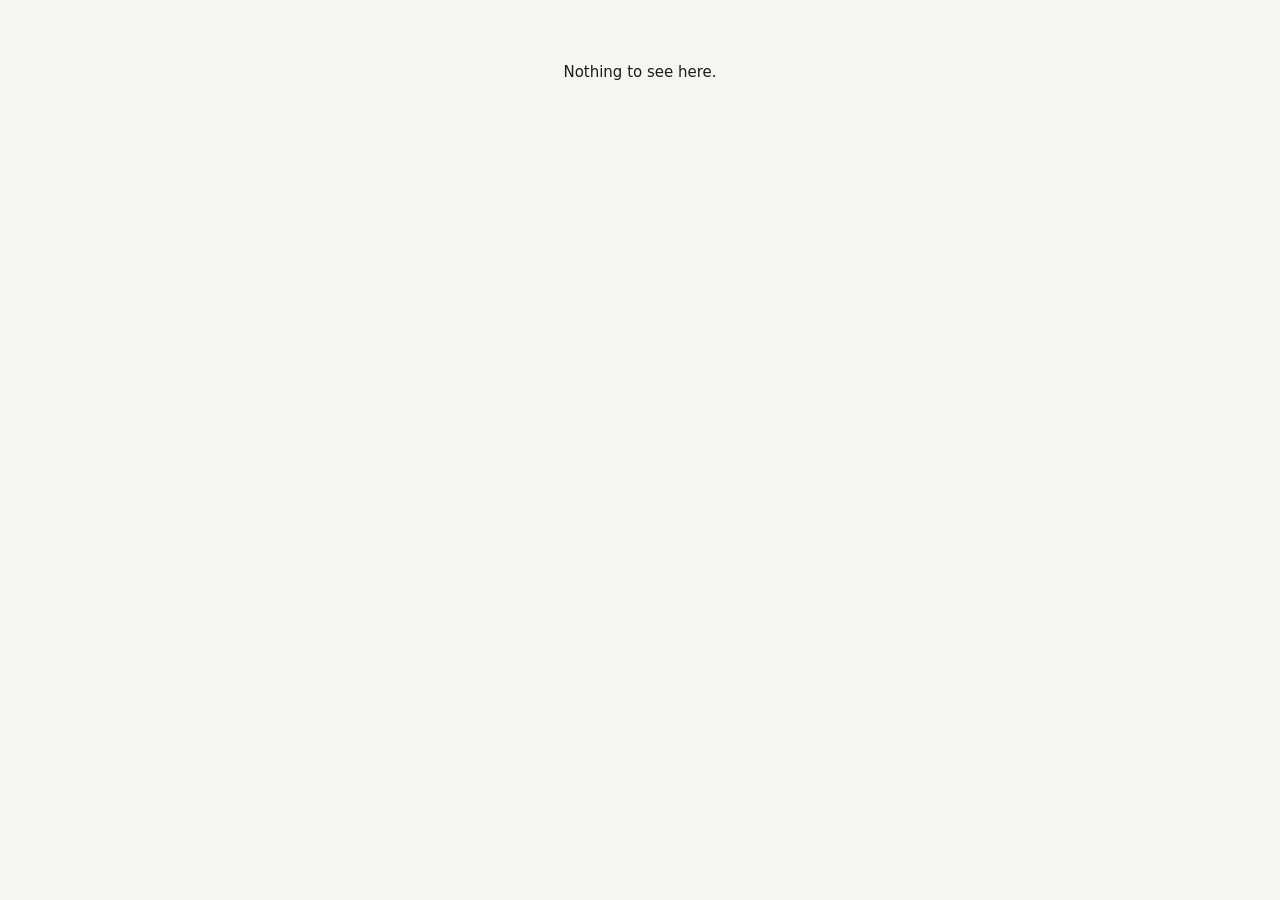
<file: index.html>
<!doctype html>
<html lang="en"><head><meta charset="utf-8"><meta name="viewport" content="width=device-width, initial-scale=1">
<meta name="robots" content="noindex, nofollow"><title>Job Boards</title>
<style>body{margin:0;font:15px system-ui,sans-serif;background:#f6f5f1;color:#1d1c1a;padding:48px 16px;text-align:center}@media (prefers-color-scheme:dark){body{background:#151514;color:#ecebe6}}</style>
</head><body><p>Nothing to see here.</p></body></html>
</file>
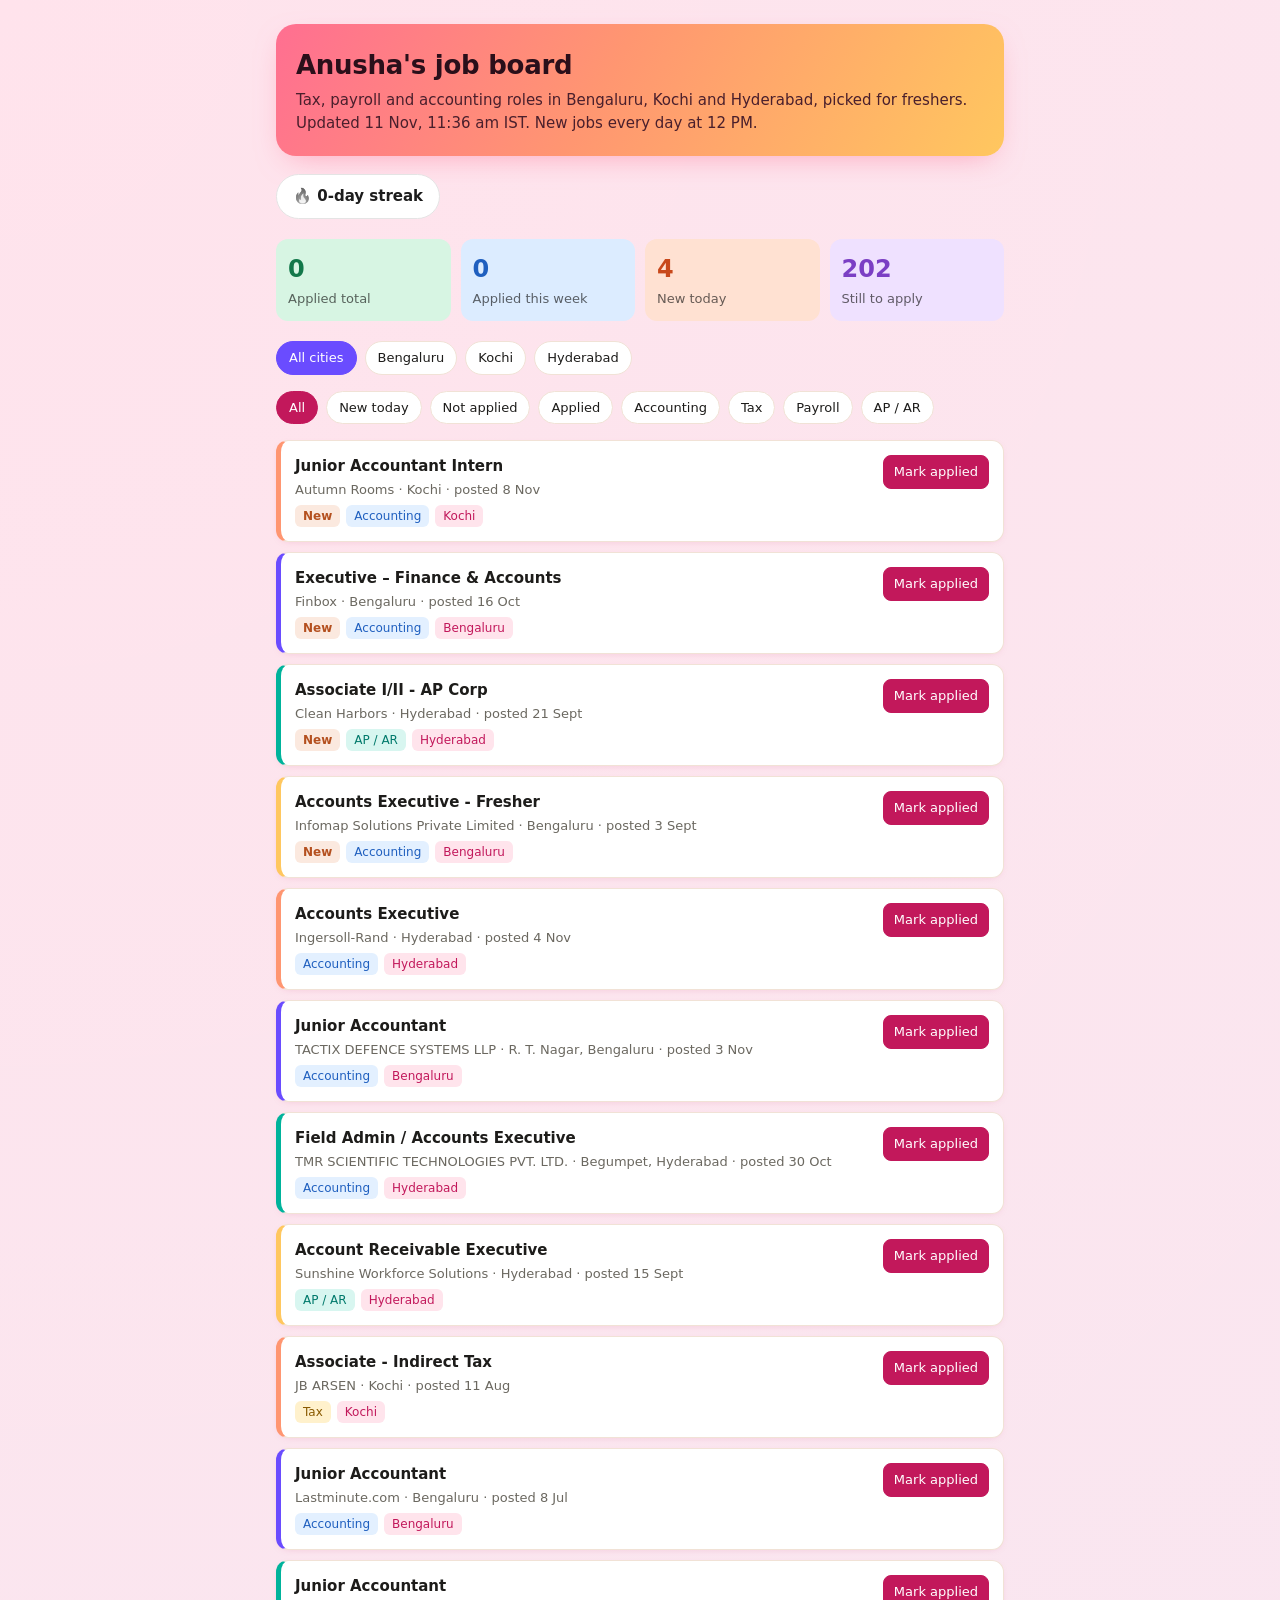
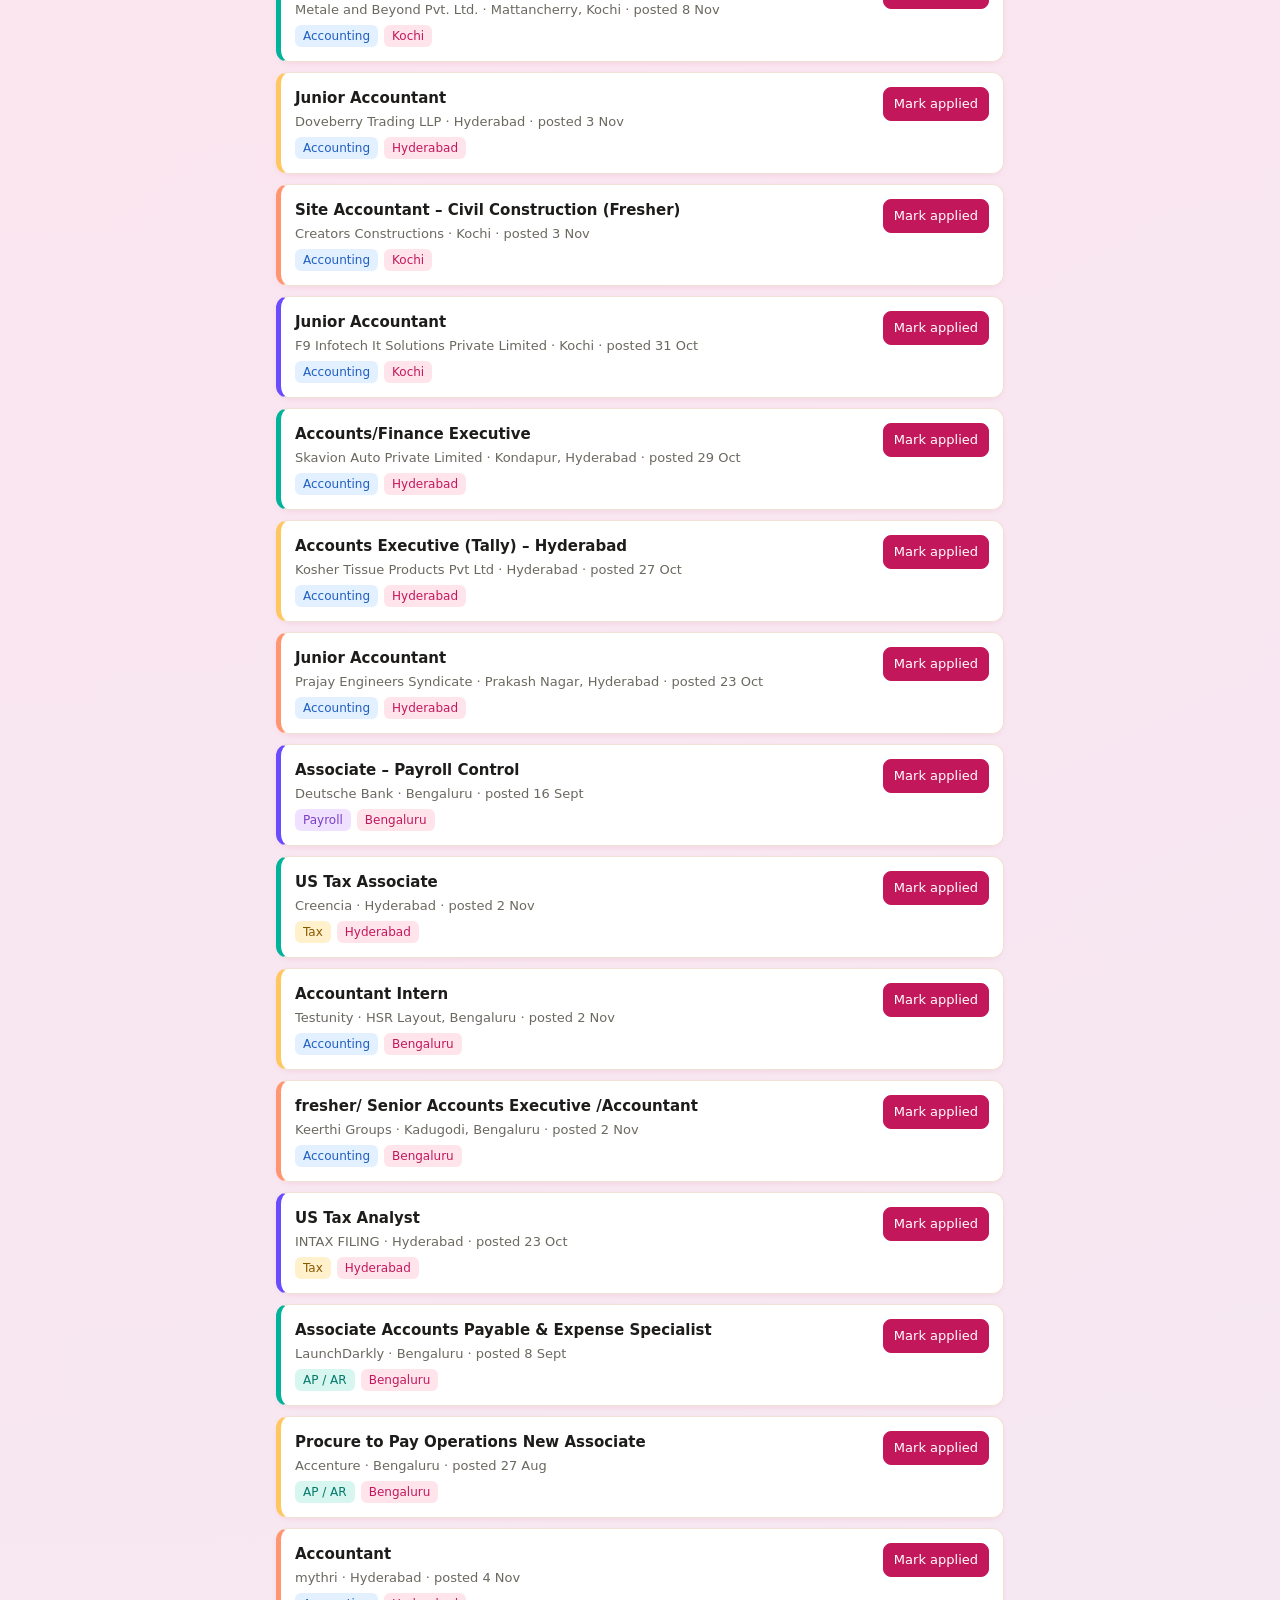
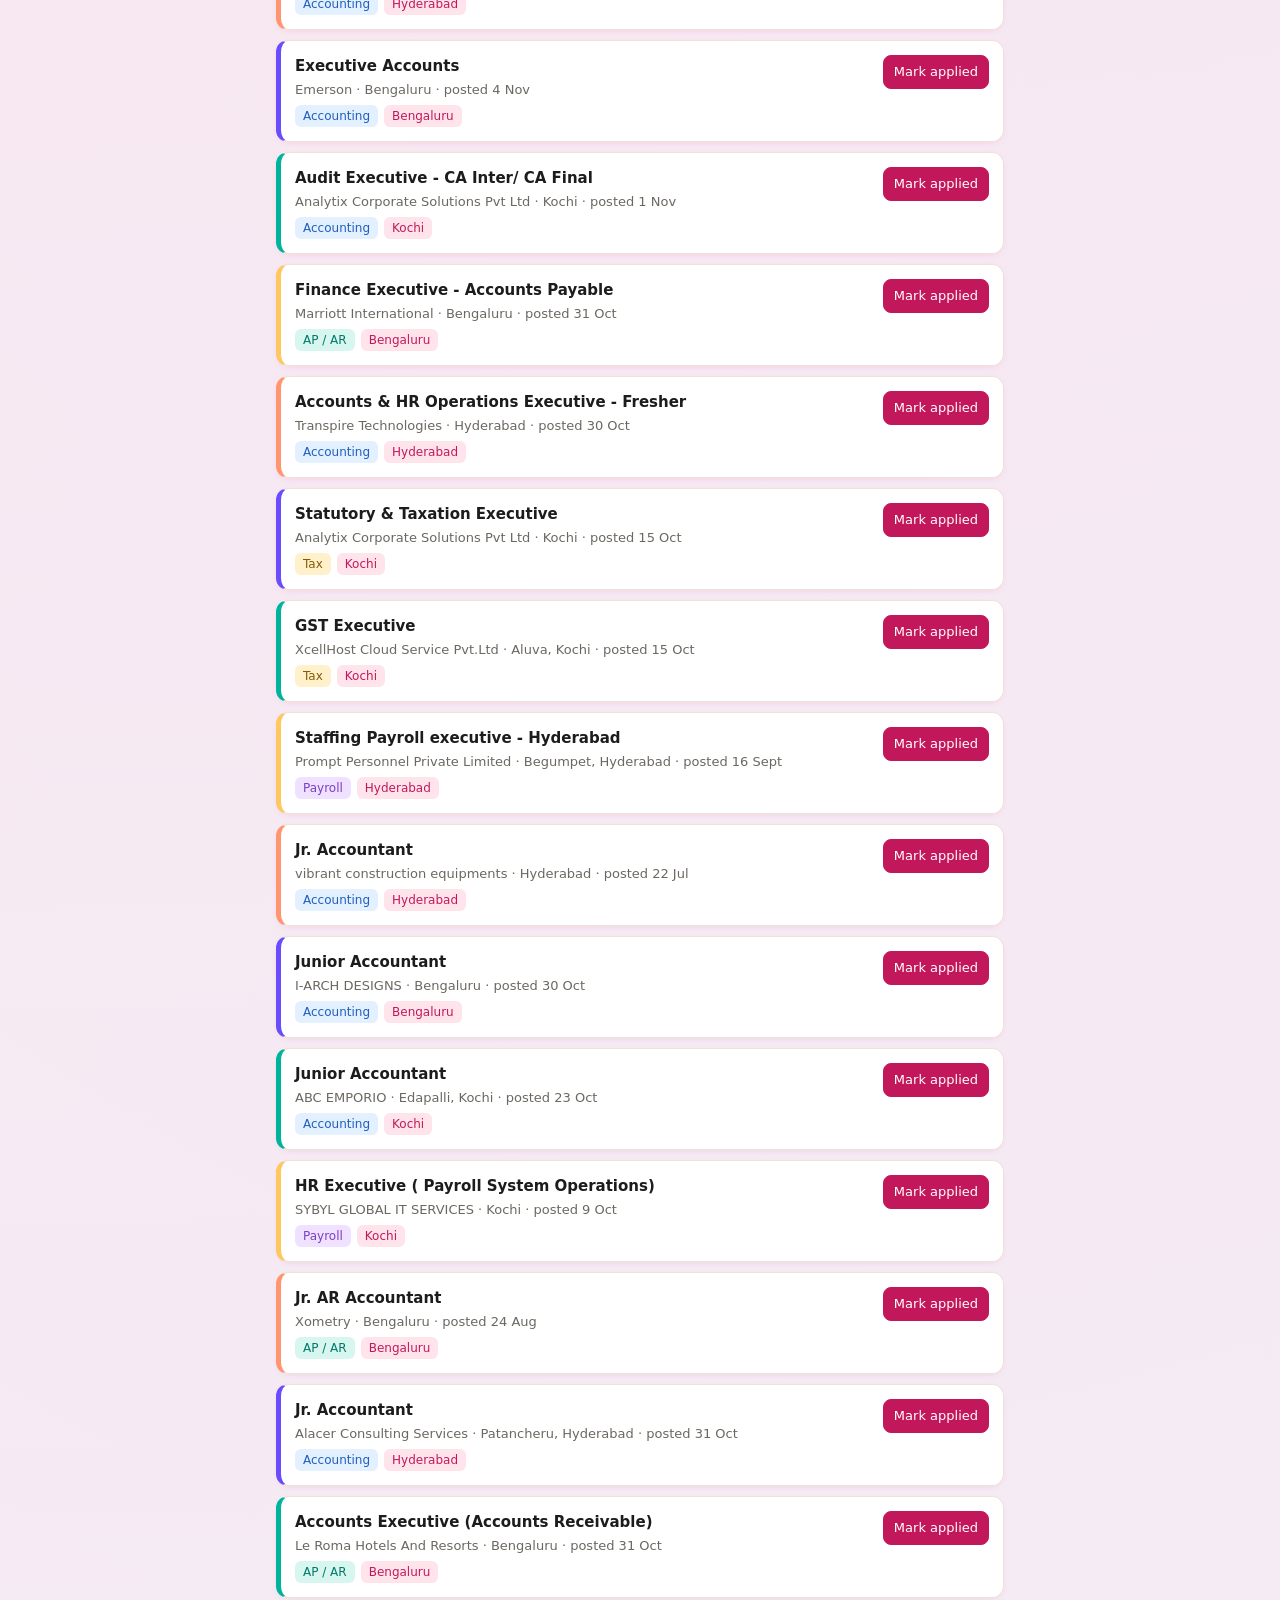
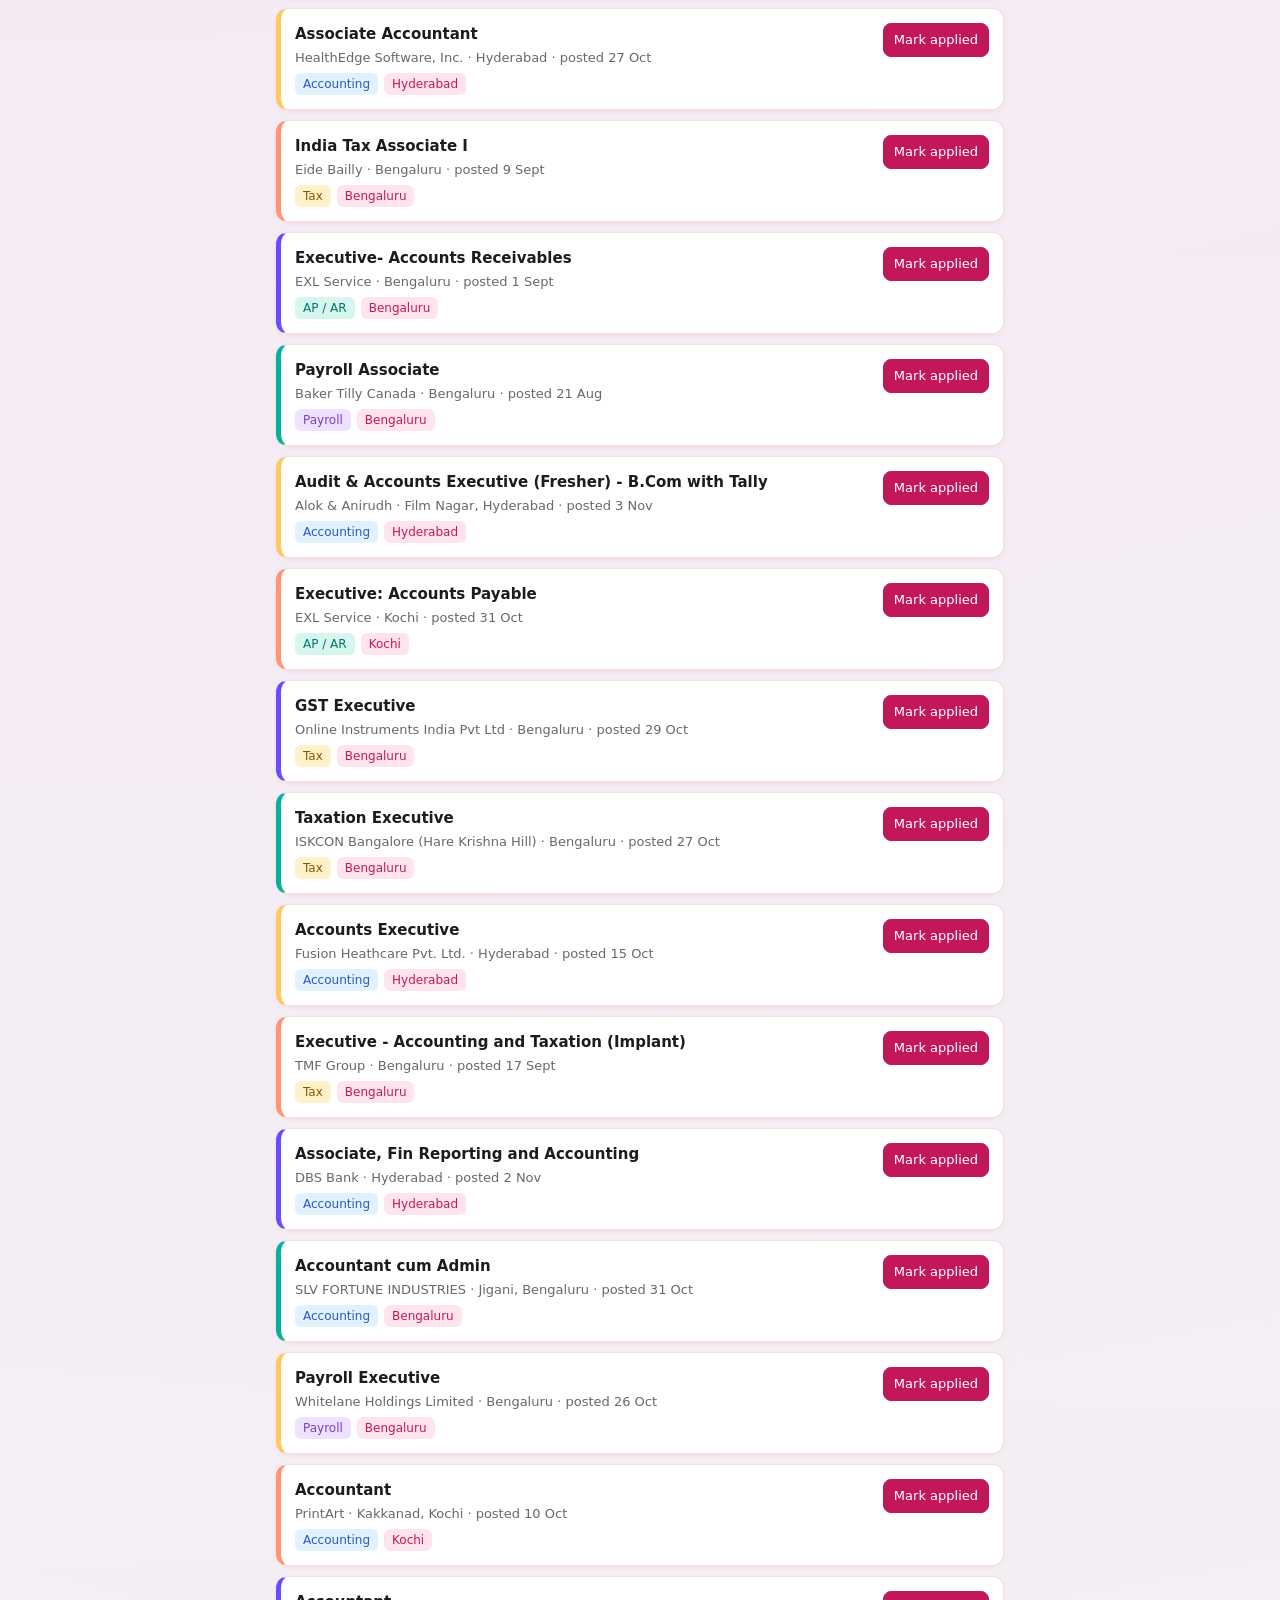
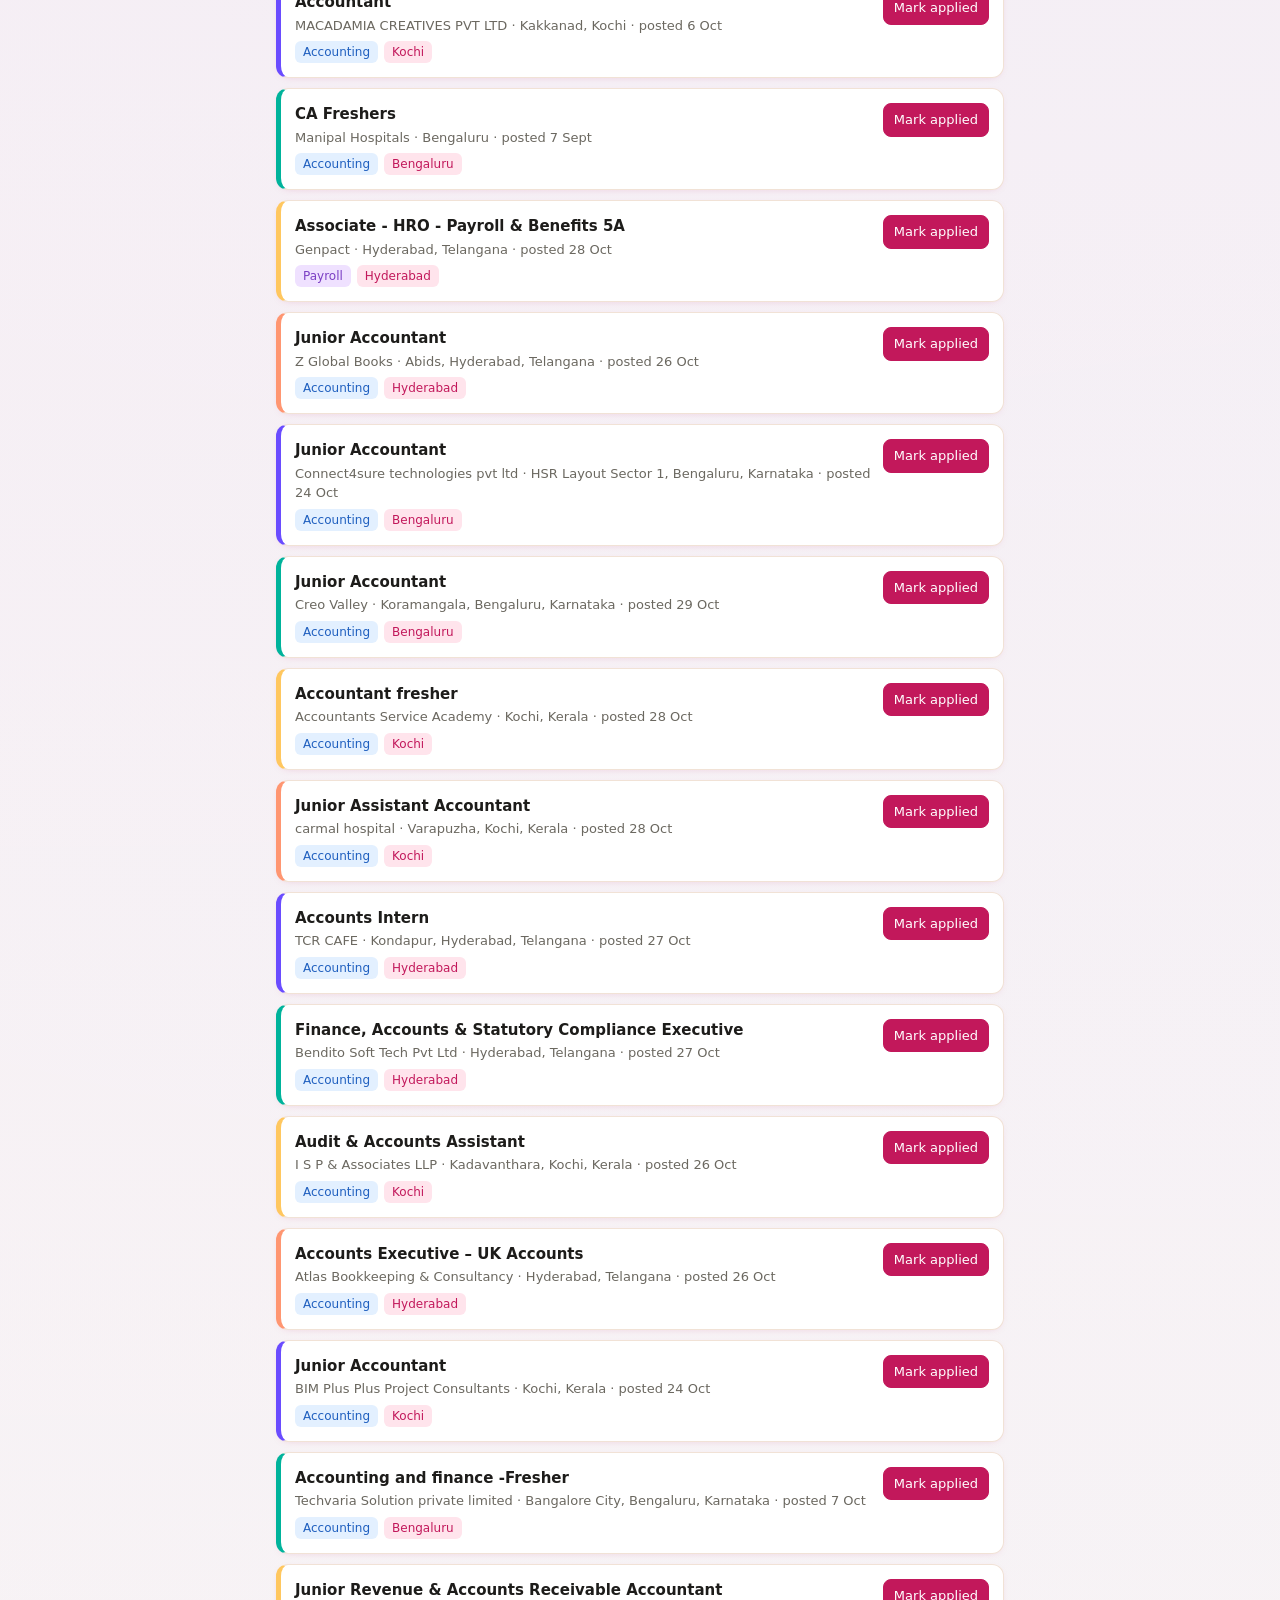
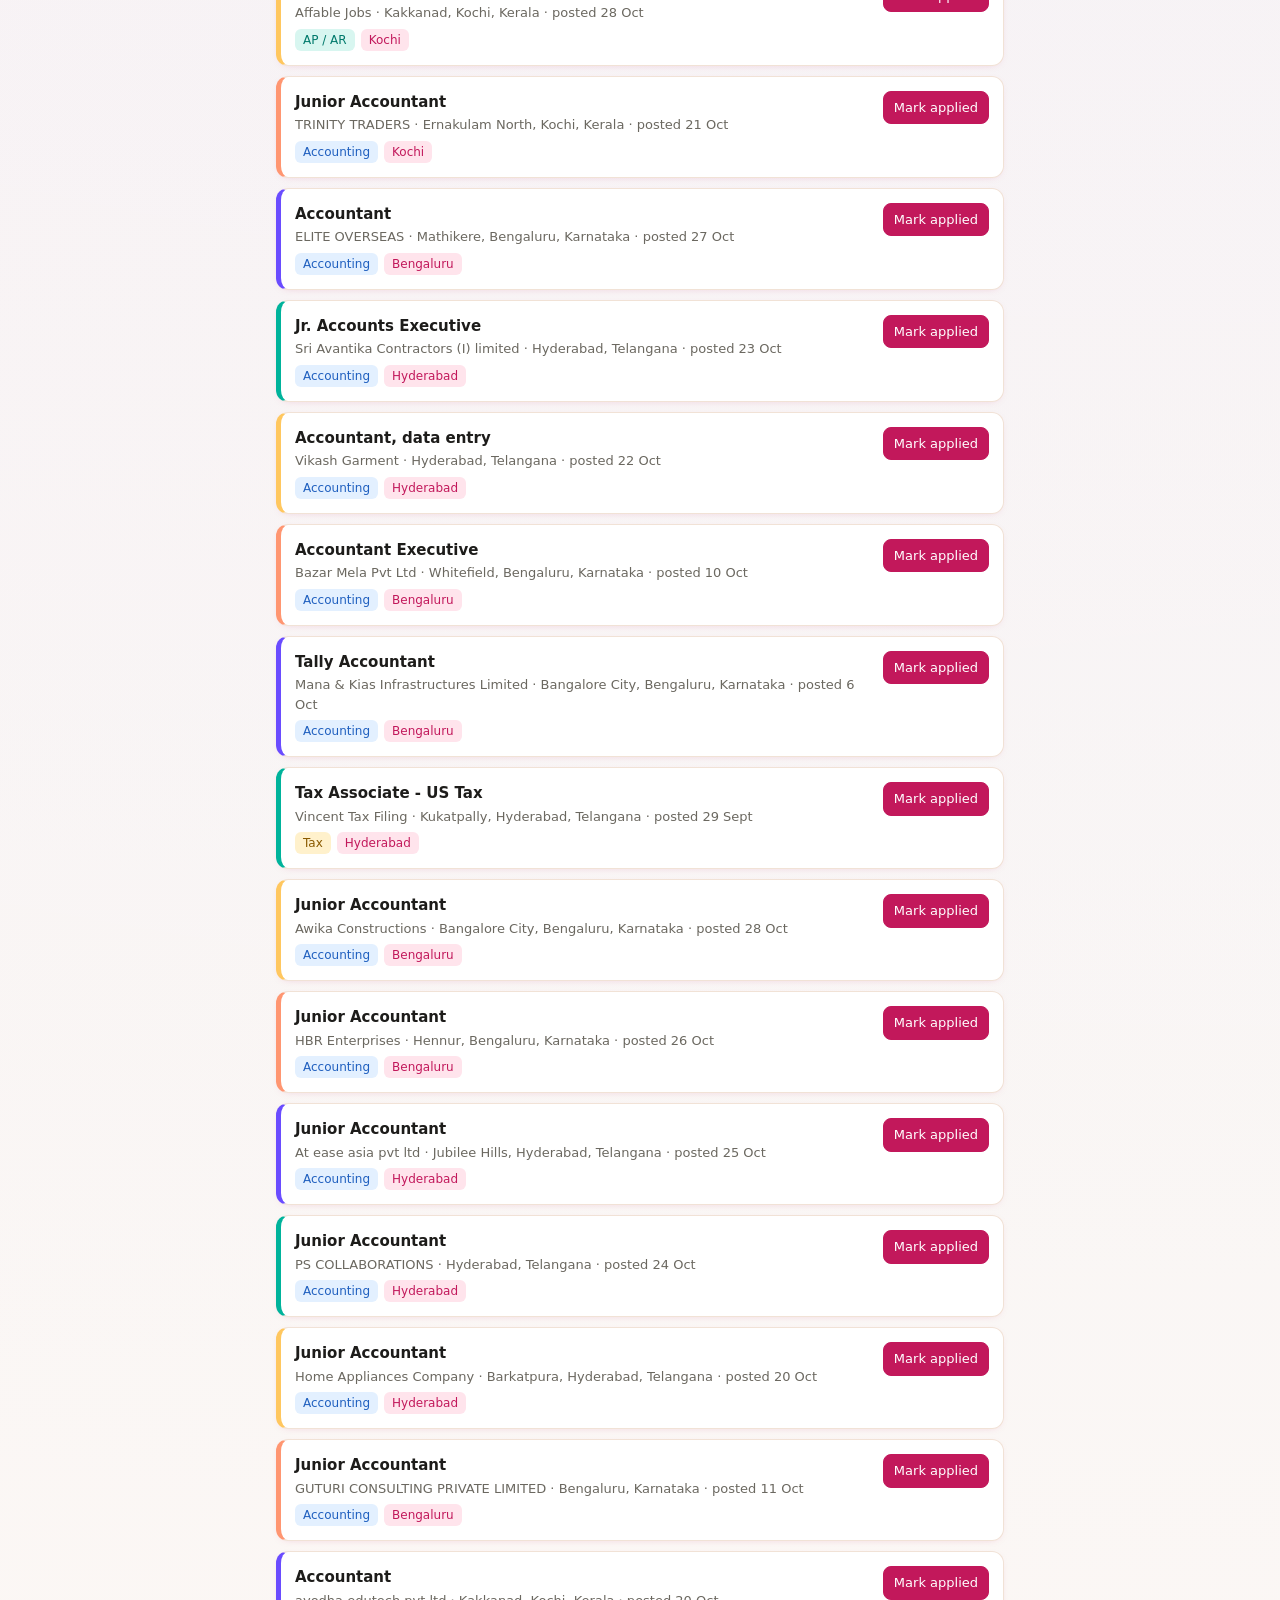
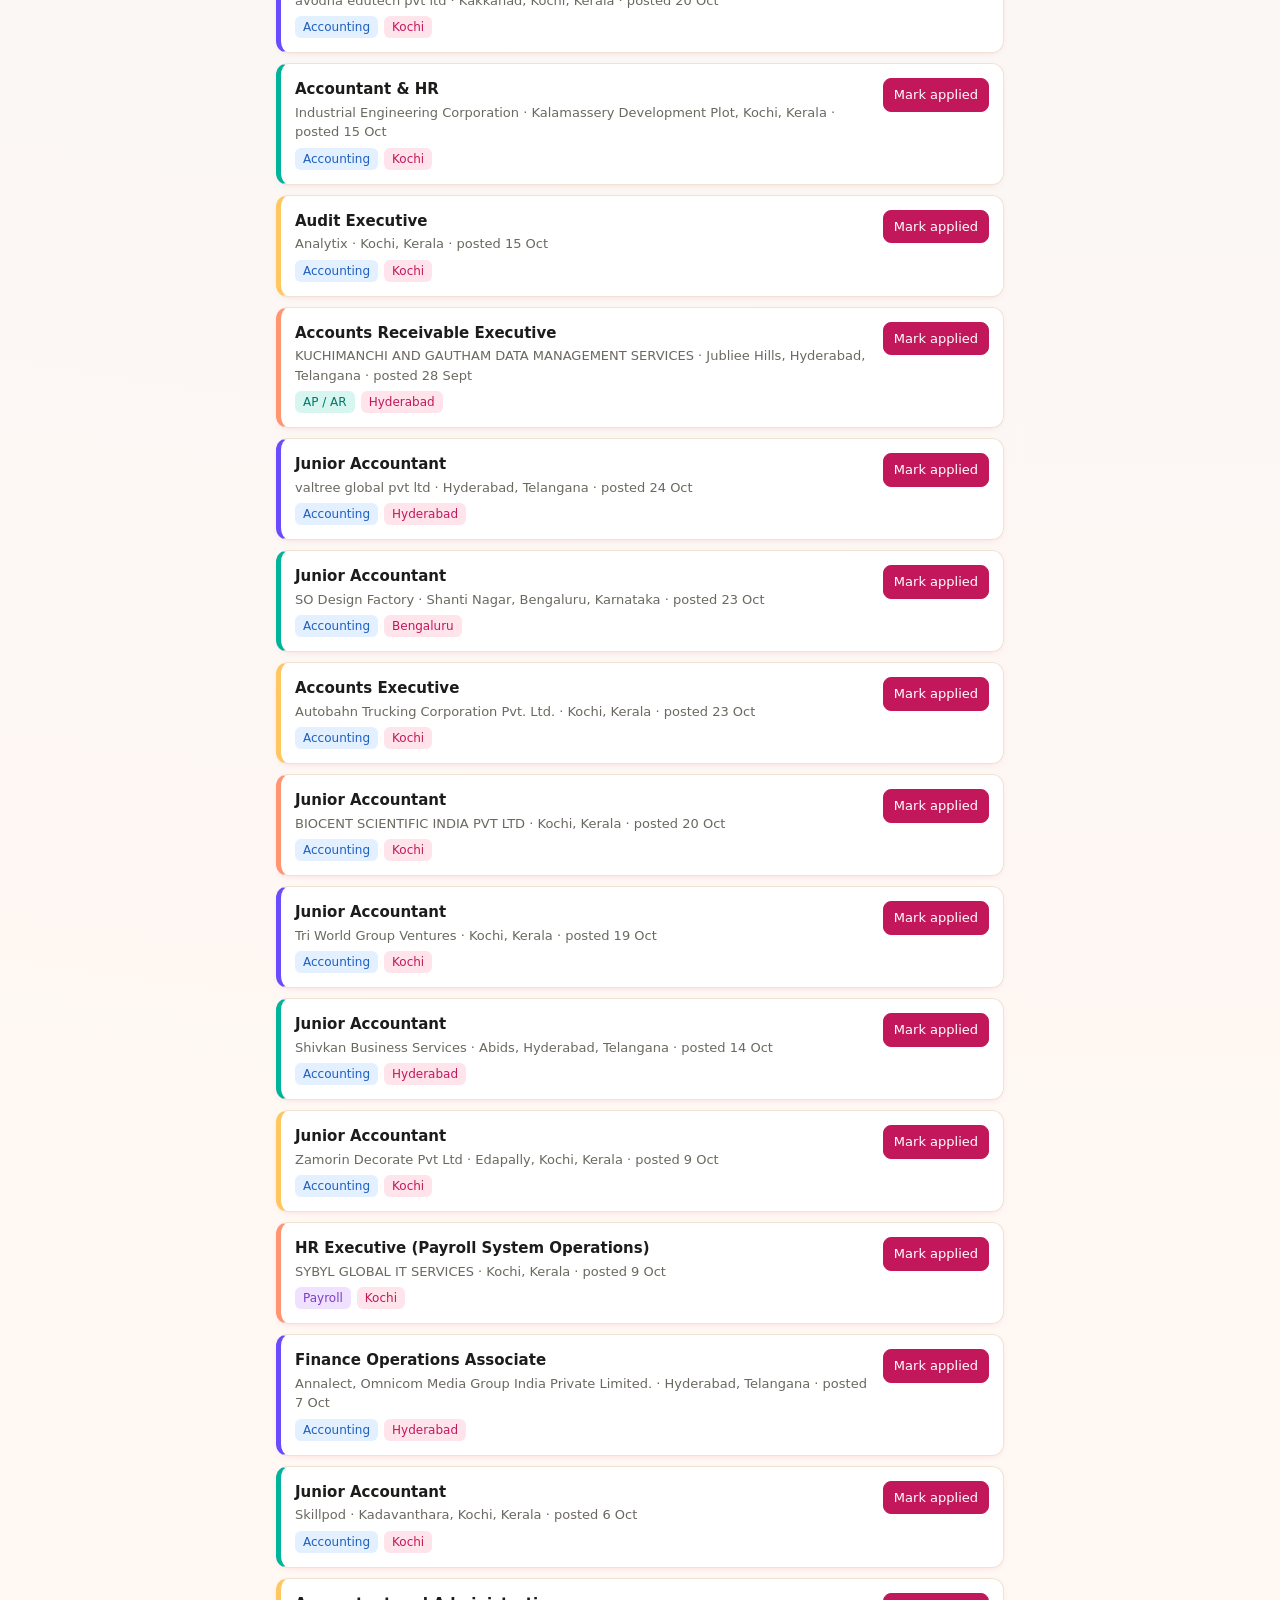
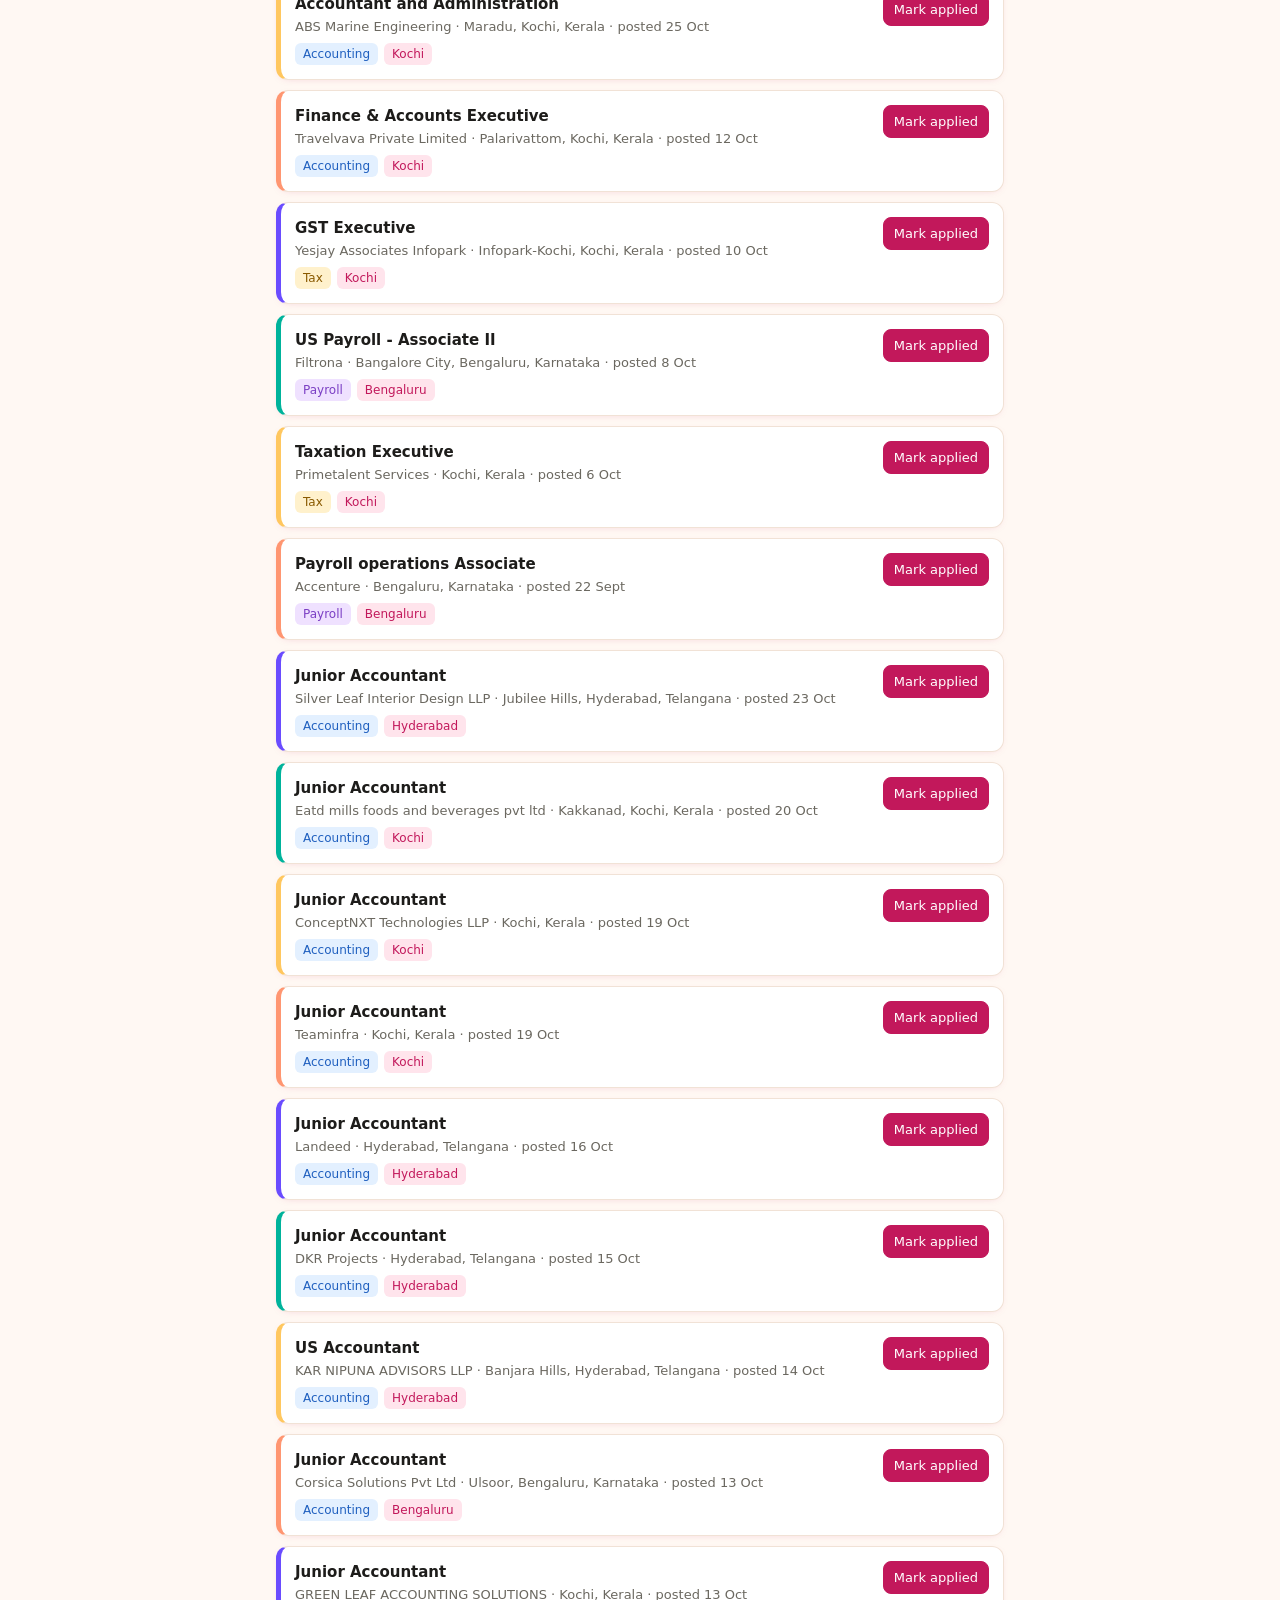
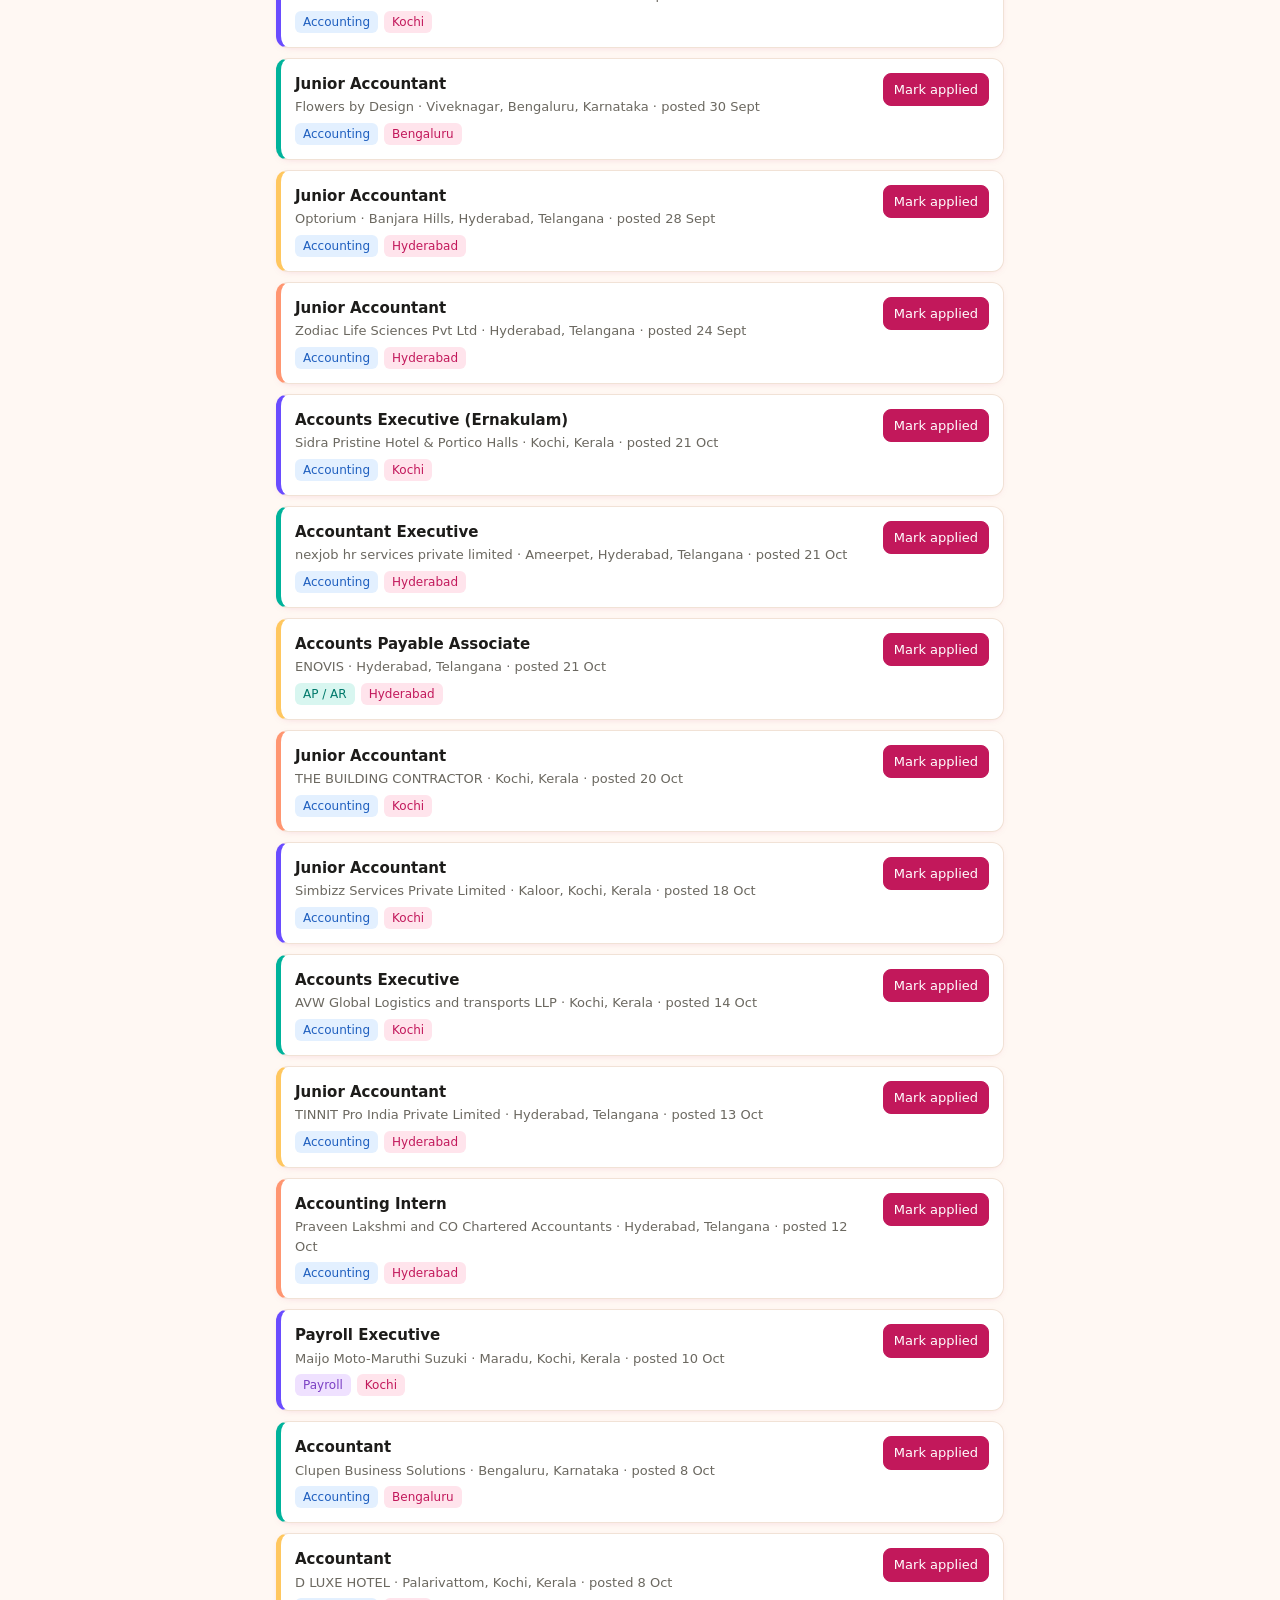
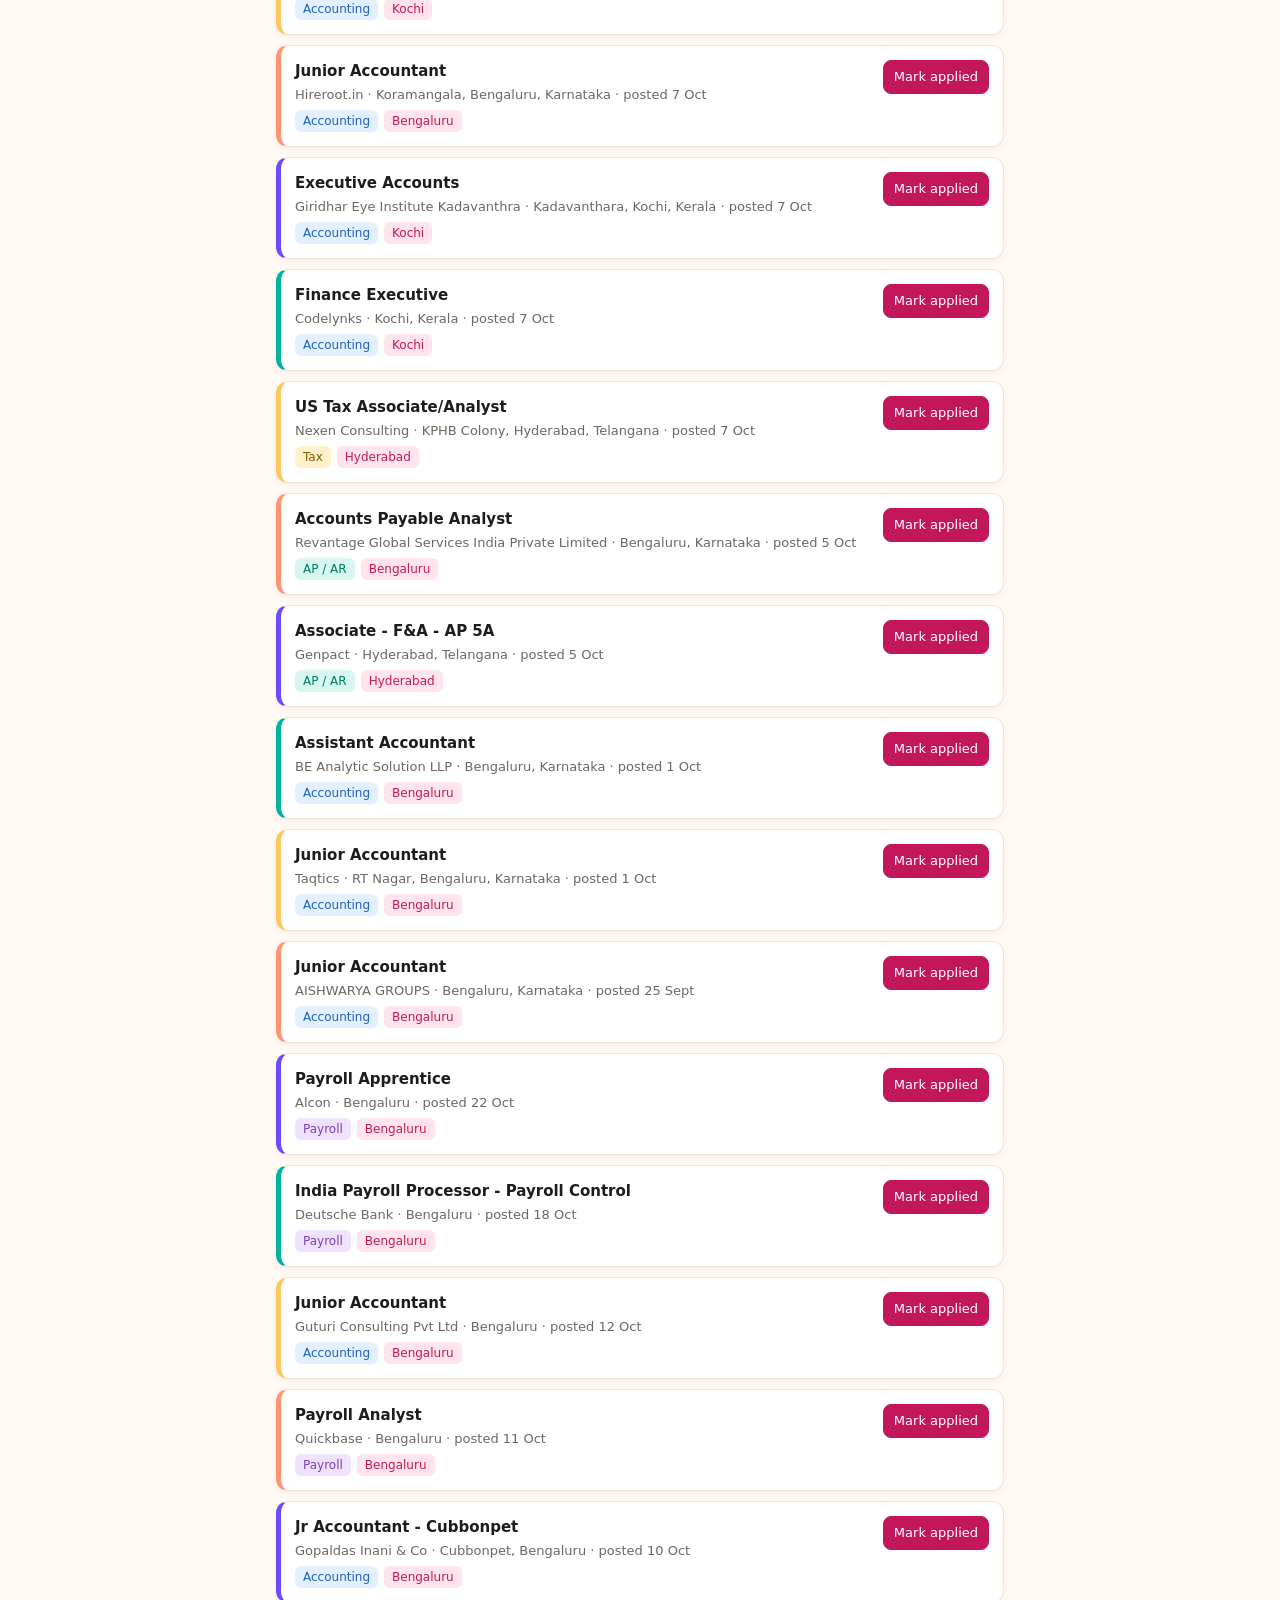
<file: anusha/index.html>
<!doctype html>
<html lang="en">
<head>
<meta charset="utf-8">
<meta name="viewport" content="width=device-width, initial-scale=1">
<meta name="robots" content="noindex, nofollow">
<title>Anusha's Job Board</title>
<meta name="theme-color" content="#ff6f91">
<meta name="apple-mobile-web-app-capable" content="yes">
<meta name="apple-mobile-web-app-title" content="Anusha Jobs">
<link rel="manifest" href="manifest.webmanifest">
<link rel="icon" href="icon-192.png">
<link rel="apple-touch-icon" href="icon-180.png">
<link rel="stylesheet" href="../assets/board.css">
</head>
<body data-person="anusha" class="colorful">
<div class="wrap">
  <header class="hero">
    <h1>Anusha's job board</h1>
    <p>Tax, payroll and accounting roles in Bengaluru, Kochi and Hyderabad, picked for freshers.</p>
    <p id="updated"></p>
  </header>
  <div class="actions">
    <button class="streak-btn" id="streak" aria-expanded="false" aria-controls="streak-panel">🔥 <b id="streak-n">0</b>-day streak</button>
  </div>
  <div class="streak-panel" id="streak-panel" hidden></div>
  <div class="stats">
    <div class="stat hi"><b id="s-applied">0</b><span>Applied total</span></div>
    <div class="stat"><b id="s-week">0</b><span>Applied this week</span></div>
    <div class="stat"><b id="s-new">0</b><span>New today</span></div>
    <div class="stat"><b id="s-open">0</b><span>Still to apply</span></div>
  </div>
  <div class="bar" id="cities"></div>
  <div class="bar" id="chips"></div>
  <div class="list" id="list"><p class="empty">Loading jobs…</p></div>
  <h2>Applied log</h2>
  <div class="log" id="log"></div>
  <footer>
    Your applied marks are saved on this phone or computer. Switching devices?
    <button id="backup">Download a backup</button> and <button id="restore">restore it</button> on the other one.
    <input type="file" id="file" accept="application/json" hidden>
  </footer>
</div>
<script src="../assets/board.js"></script>
</body>
</html>
</file>
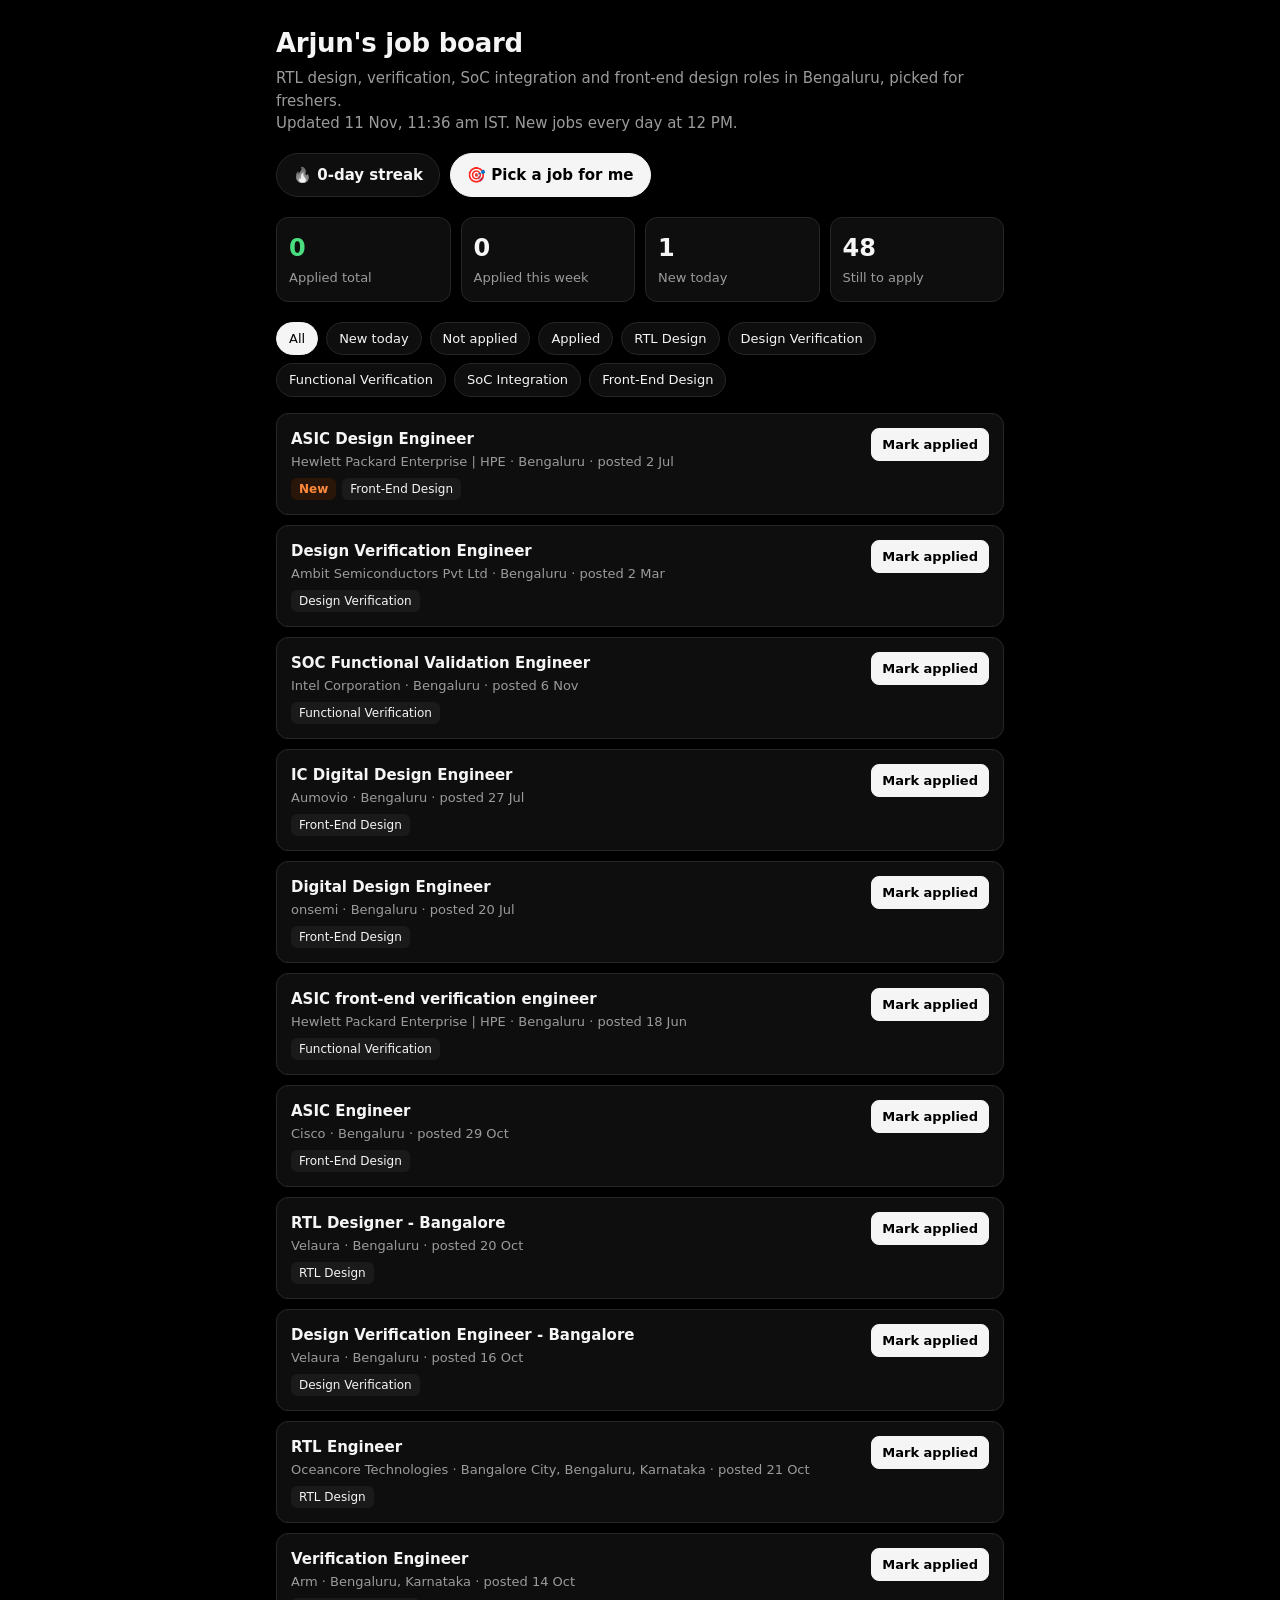
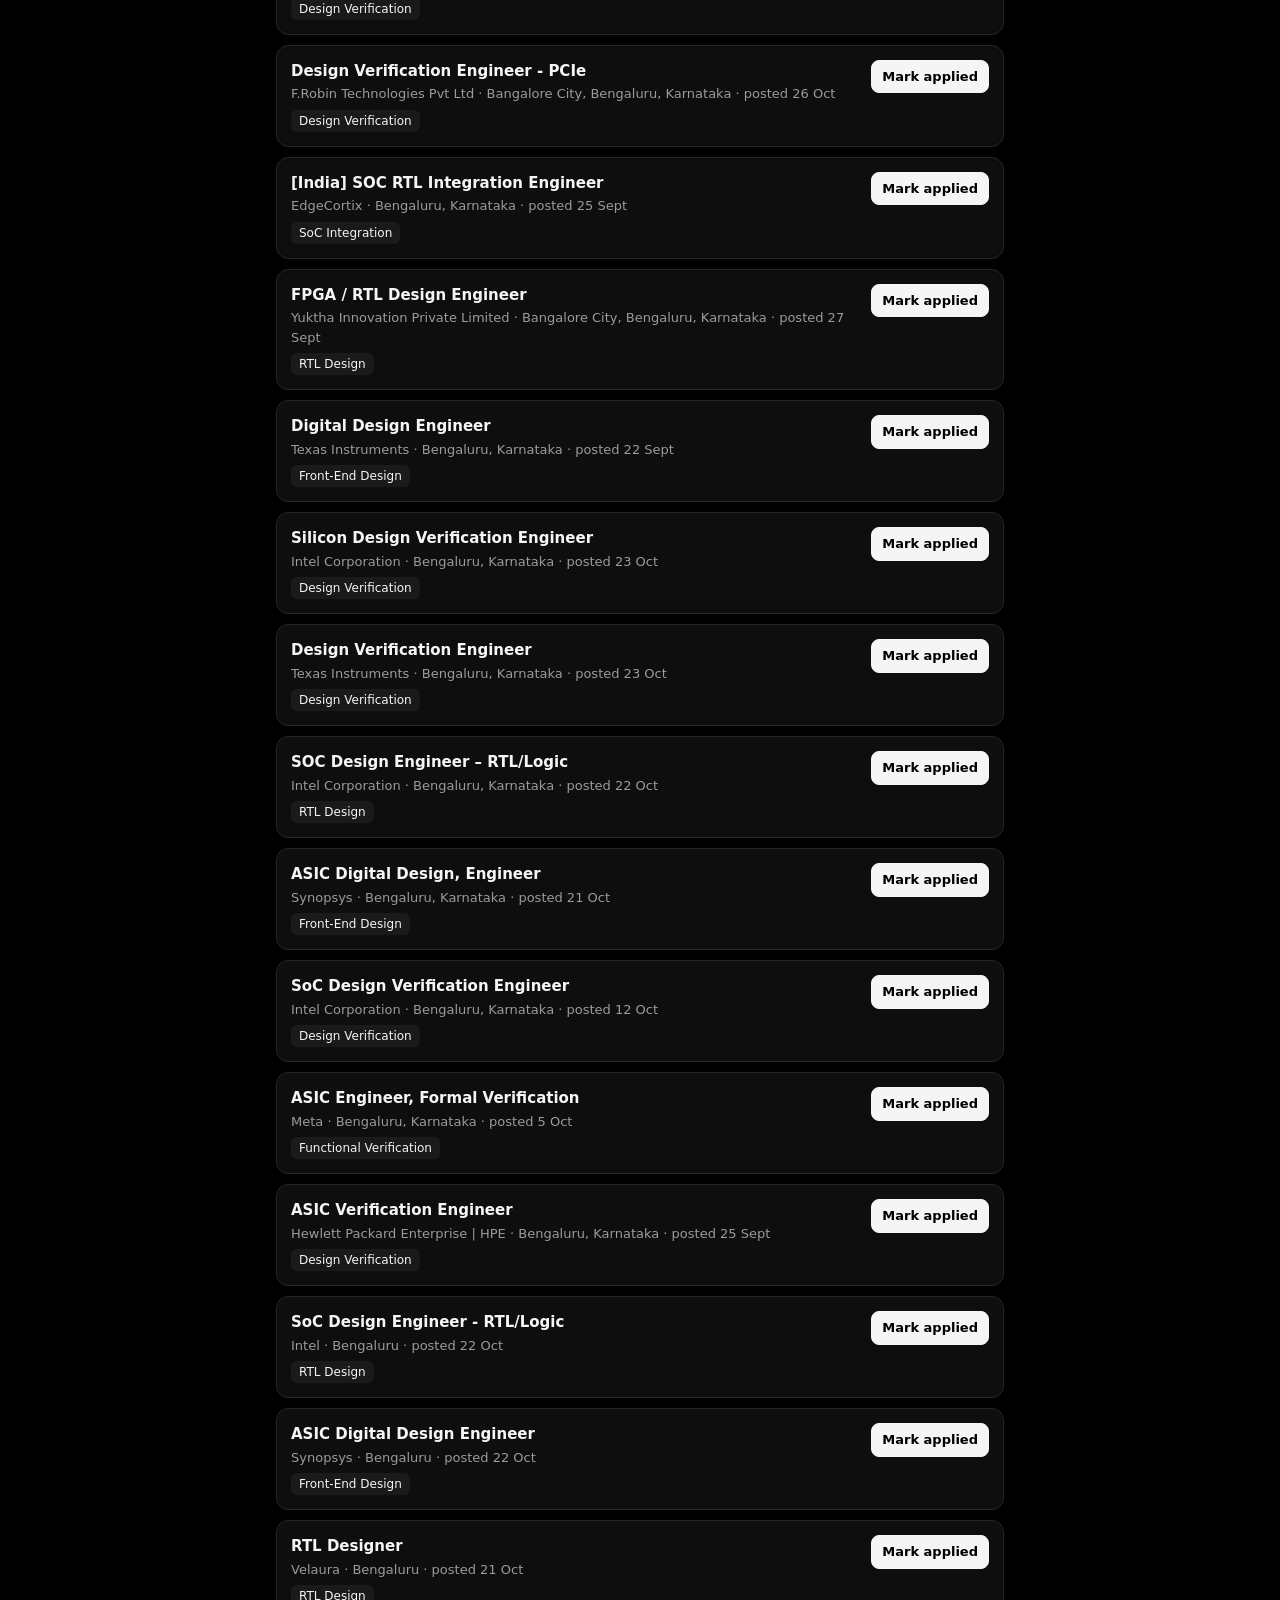
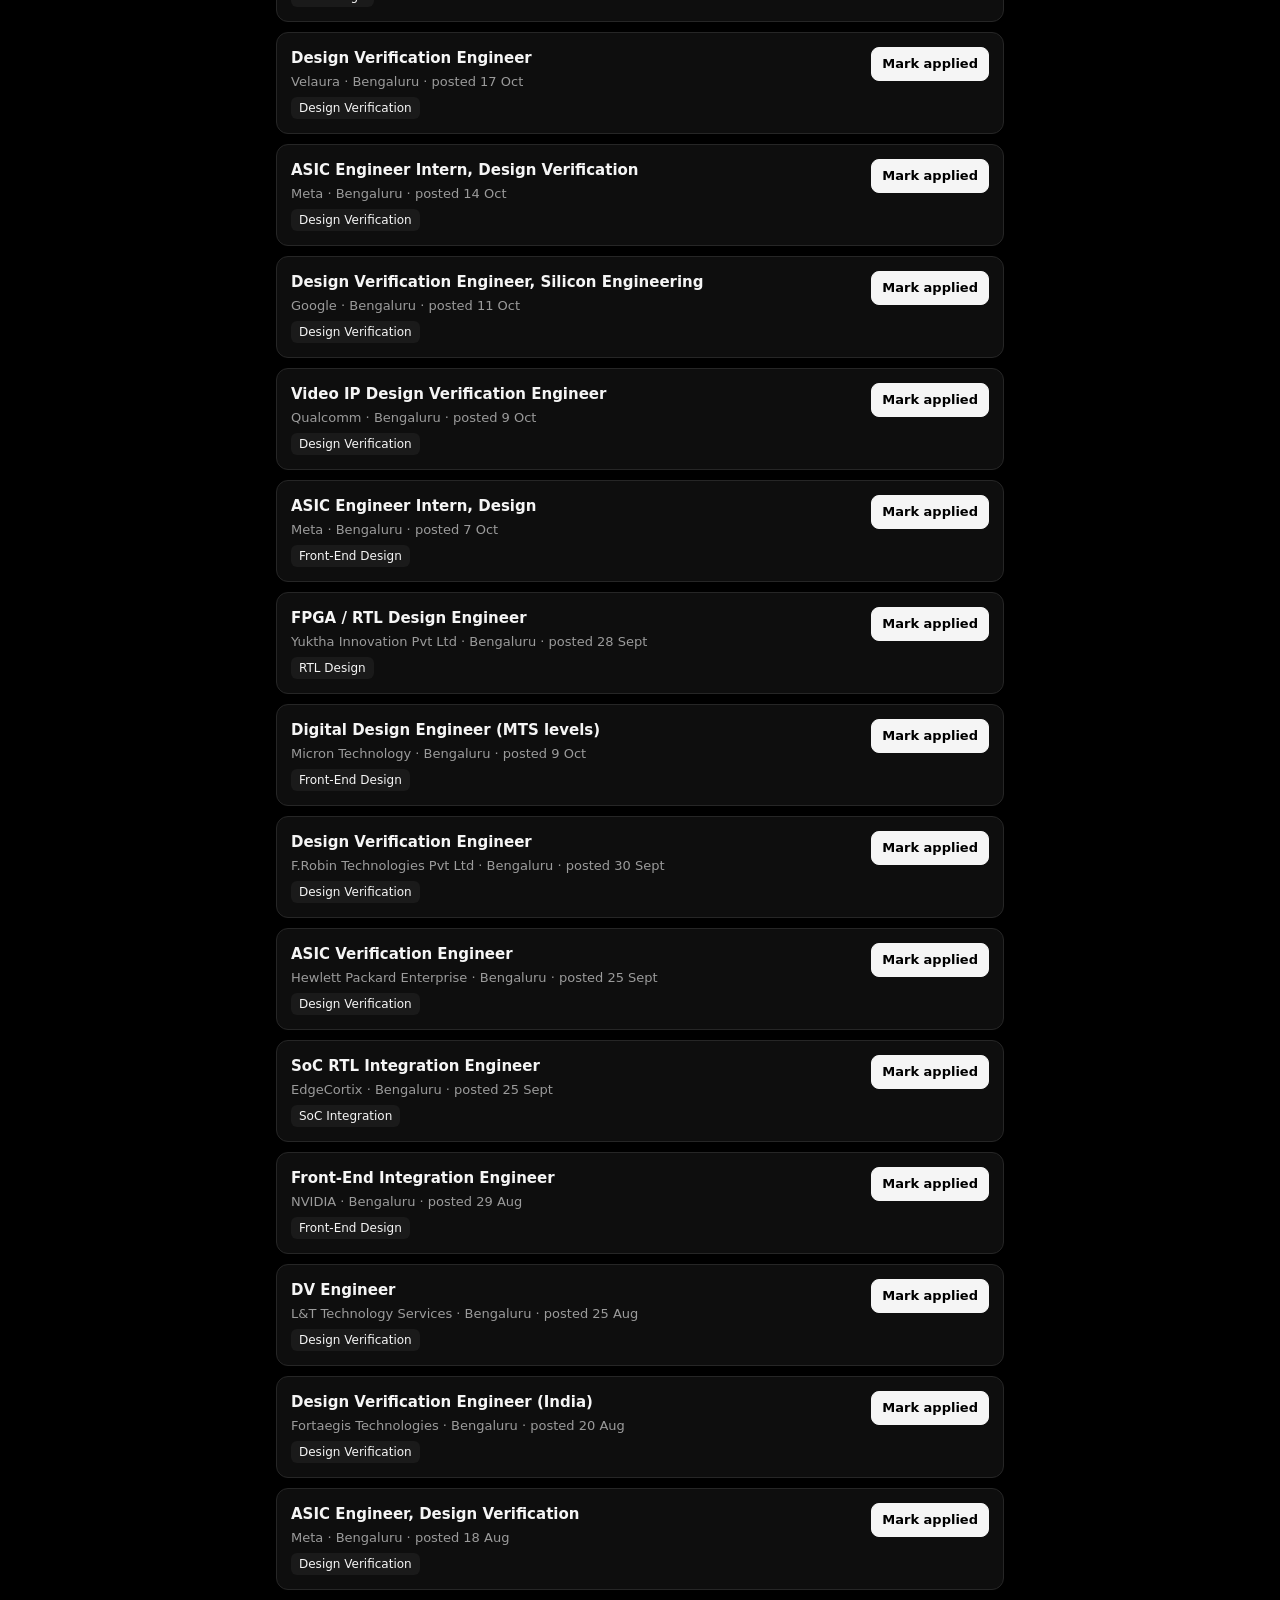
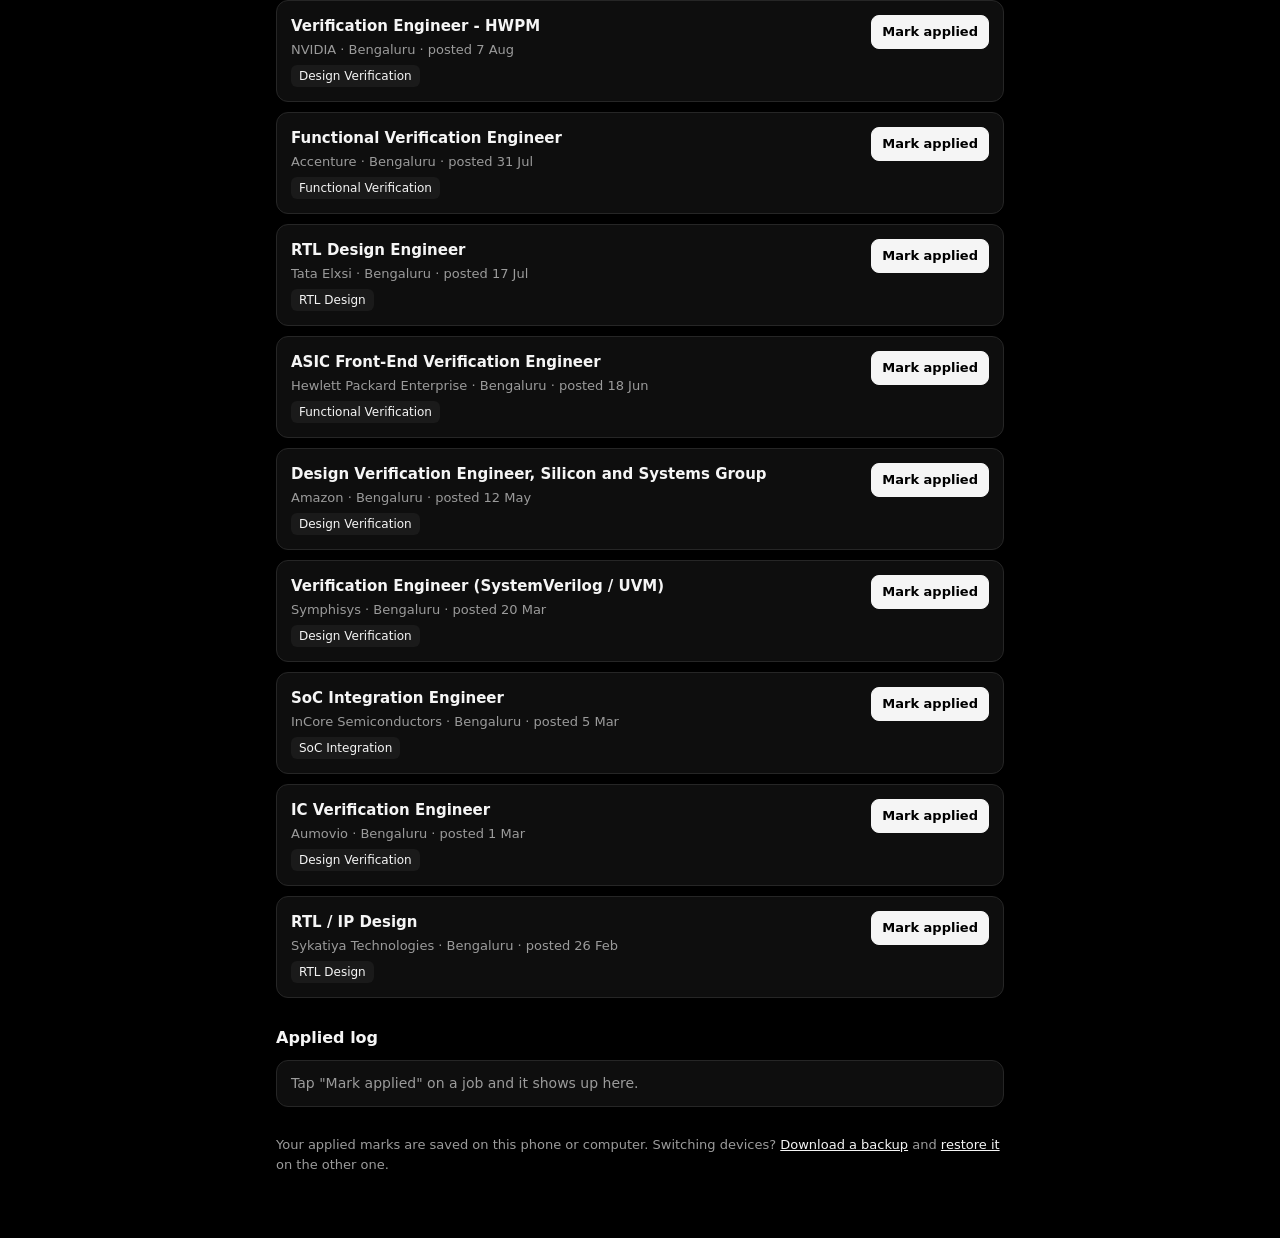
<file: arjun/index.html>
<!doctype html>
<html lang="en">
<head>
<meta charset="utf-8">
<meta name="viewport" content="width=device-width, initial-scale=1">
<meta name="robots" content="noindex, nofollow">
<title>Arjun's Job Board</title>
<meta name="theme-color" content="#000000">
<meta name="apple-mobile-web-app-capable" content="yes">
<meta name="apple-mobile-web-app-title" content="Arjun Jobs">
<link rel="manifest" href="manifest.webmanifest">
<link rel="icon" href="icon-192.png">
<link rel="apple-touch-icon" href="icon-180.png">
<link rel="stylesheet" href="../assets/board.css">
</head>
<body data-person="arjun" class="black">
<div class="wrap">
  <header>
    <h1>Arjun's job board</h1>
    <p>RTL design, verification, SoC integration and front-end design roles in Bengaluru, picked for freshers.</p>
    <p id="updated"></p>
  </header>
  <div class="actions">
    <button class="streak-btn" id="streak" aria-expanded="false" aria-controls="streak-panel">🔥 <b id="streak-n">0</b>-day streak</button>
    <button class="pick-btn" id="pick">🎯 Pick a job for me</button>
  </div>
  <div class="streak-panel" id="streak-panel" hidden></div>
  <div class="stats">
    <div class="stat hi"><b id="s-applied">0</b><span>Applied total</span></div>
    <div class="stat"><b id="s-week">0</b><span>Applied this week</span></div>
    <div class="stat"><b id="s-new">0</b><span>New today</span></div>
    <div class="stat"><b id="s-open">0</b><span>Still to apply</span></div>
  </div>
  <div class="bar" id="cities"></div>
  <div class="bar" id="chips"></div>
  <div class="list" id="list"><p class="empty">Loading jobs…</p></div>
  <h2>Applied log</h2>
  <div class="log" id="log"></div>
  <footer>
    Your applied marks are saved on this phone or computer. Switching devices?
    <button id="backup">Download a backup</button> and <button id="restore">restore it</button> on the other one.
    <input type="file" id="file" accept="application/json" hidden>
  </footer>
</div>
<script src="../assets/board.js"></script>
</body>
</html>
</file>
<file: assets/board.css>
:root {
  --bg: #f6f5f1;
  --surface: #ffffff;
  --text: #1d1c1a;
  --muted: #6b6860;
  --line: #e4e1d9;
  --accent: #2f5d50;
  --accent-soft: #e3eee9;
  --new: #b4501f;
  --new-soft: #fbe9df;
  --done: #3b6b2f;
  --done-soft: #e6f1df;
}
@media (prefers-color-scheme: dark) {
  :root {
    --bg: #151514;
    --surface: #1f1f1d;
    --text: #ecebe6;
    --muted: #a19e95;
    --line: #34332f;
    --accent: #8cc4b0;
    --accent-soft: #23352f;
    --new: #f0a27a;
    --new-soft: #3a261b;
    --done: #a6d38f;
    --done-soft: #26331f;
  }
}
* { box-sizing: border-box; }
body {
  margin: 0;
  background: var(--bg);
  color: var(--text);
  font: 15px/1.5 system-ui, -apple-system, "Segoe UI", Roboto, sans-serif;
}
.wrap { max-width: 760px; margin: 0 auto; padding: 24px 16px 64px; }
header h1 { font-size: 26px; margin: 0 0 4px; letter-spacing: -0.01em; }
header p { margin: 0; color: var(--muted); }
.stats { display: grid; grid-template-columns: repeat(4, 1fr); gap: 10px; margin: 20px 0; }
.stat { background: var(--surface); border: 1px solid var(--line); border-radius: 12px; padding: 12px; }
.stat b { display: block; font-size: 24px; font-variant-numeric: tabular-nums; }
.stat span { color: var(--muted); font-size: 13px; }
.stat.hi b { color: var(--done); }
.bar { display: flex; flex-wrap: wrap; gap: 8px; margin: 8px 0 16px; }
.chip {
  border: 1px solid var(--line); background: var(--surface); color: var(--text);
  border-radius: 999px; padding: 6px 12px; font: inherit; font-size: 13px; cursor: pointer;
}
.chip[aria-pressed="true"] { background: var(--accent); border-color: var(--accent); color: var(--surface); }
.list { display: grid; gap: 10px; }
.job {
  background: var(--surface); border: 1px solid var(--line); border-radius: 12px;
  padding: 14px; display: flex; gap: 12px; align-items: flex-start;
}
.job.applied { background: var(--done-soft); }
.job .main { flex: 1; min-width: 0; }
.job a.title { color: var(--text); font-weight: 600; text-decoration: none; }
.job a.title:hover { text-decoration: underline; }
.meta { color: var(--muted); font-size: 13px; margin-top: 2px; }
.tags { margin-top: 6px; display: flex; gap: 6px; flex-wrap: wrap; }
.tag { font-size: 12px; padding: 2px 8px; border-radius: 6px; background: var(--accent-soft); color: var(--accent); }
.tag.new { background: var(--new-soft); color: var(--new); font-weight: 600; }
.tag.ok { background: transparent; color: var(--done); padding-left: 0; }
.btn {
  flex: none; border: 1px solid var(--accent); background: transparent; color: var(--accent);
  border-radius: 8px; padding: 6px 10px; font: inherit; font-size: 13px; cursor: pointer; white-space: nowrap;
}
.job.applied .btn { border-color: var(--done); color: var(--done); }
.empty { color: var(--muted); text-align: center; padding: 32px 0; }
h2 { font-size: 16px; margin: 28px 0 10px; }
.log { background: var(--surface); border: 1px solid var(--line); border-radius: 12px; padding: 4px 14px; }
.log div { padding: 8px 0; border-bottom: 1px solid var(--line); font-size: 14px; display: flex; justify-content: space-between; gap: 12px; }
.log div:last-child { border-bottom: 0; }
.log span { color: var(--muted); white-space: nowrap; }
footer { margin-top: 28px; color: var(--muted); font-size: 13px; }
footer button { background: none; border: 0; color: var(--accent); font: inherit; cursor: pointer; padding: 0; text-decoration: underline; }
@media (max-width: 560px) {
  .stats { grid-template-columns: repeat(2, 1fr); }
  .job { flex-direction: column; }
}
.bar:empty { display: none; }

/* Colourful theme */
.colorful {
  --bg: #fff8f3;
  --line: #f1e2d6;
  --accent: #c2185b;
  --accent-soft: #fde4ee;
  background:
    radial-gradient(circle at 0% 0%, #ffe3ec 0, transparent 40%),
    radial-gradient(circle at 100% 10%, #e3f0ff 0, transparent 40%),
    var(--bg);
}
.colorful .hero {
  background: linear-gradient(120deg, #ff6f91, #ff9671 45%, #ffc75f);
  color: #2a0f1a;
  border-radius: 20px;
  padding: 22px 20px;
  box-shadow: 0 10px 30px -12px rgba(255, 111, 145, 0.6);
}
.colorful .hero p { color: #4a1f2c; }
.colorful .stat { border: 0; color: #1d1c1a; }
.colorful .stat span { color: rgba(0, 0, 0, 0.6); }
.colorful .stat:nth-child(1) { background: #d7f5e3; }
.colorful .stat:nth-child(1) b { color: #12784a; }
.colorful .stat:nth-child(2) { background: #dcecff; }
.colorful .stat:nth-child(2) b { color: #1f5fbf; }
.colorful .stat:nth-child(3) { background: #ffe1d2; }
.colorful .stat:nth-child(3) b { color: #c8481b; }
.colorful .stat:nth-child(4) { background: #efe1ff; }
.colorful .stat:nth-child(4) b { color: #7b3fc4; }
.colorful .chip.city[aria-pressed="true"] { background: #6a4cff; border-color: #6a4cff; color: #fff; }
.colorful .job { border-left: 5px solid #ff9671; box-shadow: 0 2px 10px -6px rgba(194, 24, 91, 0.35); }
.colorful .job:nth-child(4n+2) { border-left-color: #6a4cff; }
.colorful .job:nth-child(4n+3) { border-left-color: #00b39b; }
.colorful .job:nth-child(4n+4) { border-left-color: #ffc75f; }
.colorful .job.applied { background: #e8f8ee; border-left-color: #12784a; }
.colorful .tag[data-cat="Accounting"] { background: #e3f0ff; color: #1f5fbf; }
.colorful .tag[data-cat="Tax"] { background: #fff1cc; color: #8a5a00; }
.colorful .tag[data-cat="Payroll"] { background: #efe1ff; color: #7b3fc4; }
.colorful .tag[data-cat="AP / AR"] { background: #d8f6f0; color: #00796b; }
.colorful .tag.place { background: #ffe4ec; color: #c2185b; }
.colorful .btn { background: #c2185b; border-color: #c2185b; color: #fff; }
.colorful .job.applied .btn { background: transparent; }
.colorful h2 { color: #c2185b; }
@media (prefers-color-scheme: dark) {
  .colorful {
    --bg: #1a1218;
    --surface: #251a22;
    --line: #3a2a35;
    --accent: #ff8fb4;
    --accent-soft: #3d2030;
    background:
      radial-gradient(circle at 0% 0%, #3a1a2a 0, transparent 40%),
      radial-gradient(circle at 100% 10%, #182a40 0, transparent 40%),
      var(--bg);
  }
  .colorful .job.applied { background: #1d3326; }
  .colorful .tag { filter: saturate(1.1); }
}

/* Phones */
@media (max-width: 560px) {
  .wrap { padding: 16px 12px 48px; }
  header h1 { font-size: 22px; }
  .stat b { font-size: 22px; }
  .bar { flex-wrap: nowrap; overflow-x: auto; margin-left: -12px; margin-right: -12px; padding: 0 12px 4px; scrollbar-width: none; }
  .bar::-webkit-scrollbar { display: none; }
  .chip { flex: none; padding: 8px 14px; }
  .job .btn { width: 100%; padding: 10px; font-size: 14px; }
  .log div { flex-direction: column; gap: 2px; }
}

/* Apply celebration */
.job { position: relative; overflow: hidden; }
.job.flash { animation: flash 0.9s ease; }
@keyframes flash {
  0% { transform: scale(1); }
  30% { transform: scale(1.025); box-shadow: 0 0 0 3px var(--done); }
  100% { transform: scale(1); }
}
.stat.pop b { animation: pop 0.6s ease; transform-origin: left center; }
@keyframes pop {
  0% { transform: scale(1); }
  40% { transform: scale(1.6) rotate(-6deg); }
  100% { transform: scale(1); }
}
#toast {
  position: fixed; left: 50%; bottom: 24px; transform: translate(-50%, 140%);
  background: var(--text); color: var(--bg); padding: 12px 18px; border-radius: 999px;
  font-weight: 600; font-size: 14px; box-shadow: 0 10px 30px -10px rgba(0, 0, 0, 0.5);
  z-index: 20; width: max-content; max-width: calc(100vw - 32px); text-align: center; border-radius: 18px;
}
#toast.show { animation: toast 2.8s ease forwards; }
@keyframes toast {
  0% { transform: translate(-50%, 140%); }
  12%, 82% { transform: translate(-50%, 0); }
  100% { transform: translate(-50%, 140%); }
}
.confetti { position: fixed; inset: 0; pointer-events: none; z-index: 30; }

/* Streak and action buttons */
.actions { display: flex; flex-wrap: wrap; gap: 10px; margin: 18px 0 0; }
.streak-btn, .pick-btn {
  border: 1px solid var(--line); background: var(--surface); color: var(--text);
  border-radius: 999px; padding: 10px 16px; font: inherit; font-weight: 600; cursor: pointer;
  transition: transform 0.15s ease, box-shadow 0.2s ease;
}
.streak-btn:active, .pick-btn:active { transform: scale(0.96); }
.streak-btn { filter: grayscale(1); }
.streak-btn.lit {
  filter: none; border-color: #ff8a3d; color: #ff8a3d;
  box-shadow: 0 0 0 3px rgba(255, 138, 61, 0.15), 0 0 24px -6px rgba(255, 138, 61, 0.7);
}
.streak-btn.burn { animation: burn 1s ease; }
@keyframes burn {
  0% { transform: scale(1); }
  30% { transform: scale(1.18) rotate(-4deg); box-shadow: 0 0 40px 4px rgba(255, 138, 61, 0.8); }
  100% { transform: scale(1); }
}
.pick-btn:disabled { opacity: 0.6; cursor: default; }
.streak-panel {
  margin-top: 10px; background: var(--surface); border: 1px solid var(--line);
  border-radius: 14px; padding: 14px 16px;
}
.streak-panel p { margin: 0; }
.streak-panel .days { display: grid; grid-template-columns: repeat(14, 1fr); gap: 4px; margin: 12px 0; }
.streak-panel .day {
  aspect-ratio: 1; border-radius: 6px; background: var(--line); color: var(--muted);
  display: grid; place-items: center; font-size: 11px; font-weight: 600;
}
.streak-panel .day.on { background: #ff8a3d; color: #1a0d03; }
.streak-panel .day.today { outline: 2px solid var(--text); outline-offset: 1px; }
.streak-panel .best { color: var(--muted); font-size: 14px; }
.job.hover-pick { box-shadow: 0 0 0 2px var(--text); }
.job.picked { animation: picked 1.2s ease 2; box-shadow: 0 0 0 2px var(--text); }
@keyframes picked {
  0%, 100% { box-shadow: 0 0 0 2px var(--text); }
  50% { box-shadow: 0 0 0 6px var(--text); }
}
.colorful .streak-btn { background: #fff; }

/* Black theme (Arjun) */
.black {
  --bg: #000000;
  --surface: #0e0e0e;
  --text: #f5f5f5;
  --muted: #9b9b9b;
  --line: #262626;
  --accent: #f5f5f5;
  --accent-soft: #1a1a1a;
  --new: #ff8a3d;
  --new-soft: #2a1608;
  --done: #4ade80;
  --done-soft: #0b2416;
  background: #000;
  color-scheme: dark;
}
.black .chip[aria-pressed="true"] { background: #f5f5f5; border-color: #f5f5f5; color: #000; }
.black .btn { background: #f5f5f5; border-color: #f5f5f5; color: #000; font-weight: 600; }
.black .btn:hover { background: #fff; }
.black .job { transition: border-color 0.2s ease, transform 0.2s ease; }
.black .job:hover { border-color: #444; }
.black .job.applied .btn { background: transparent; color: var(--done); border-color: var(--done); }
.black .pick-btn { background: #f5f5f5; color: #000; border-color: #f5f5f5; }
.black .stat.hi b { color: var(--done); }
.black #toast { background: #f5f5f5; color: #000; }
</file>
